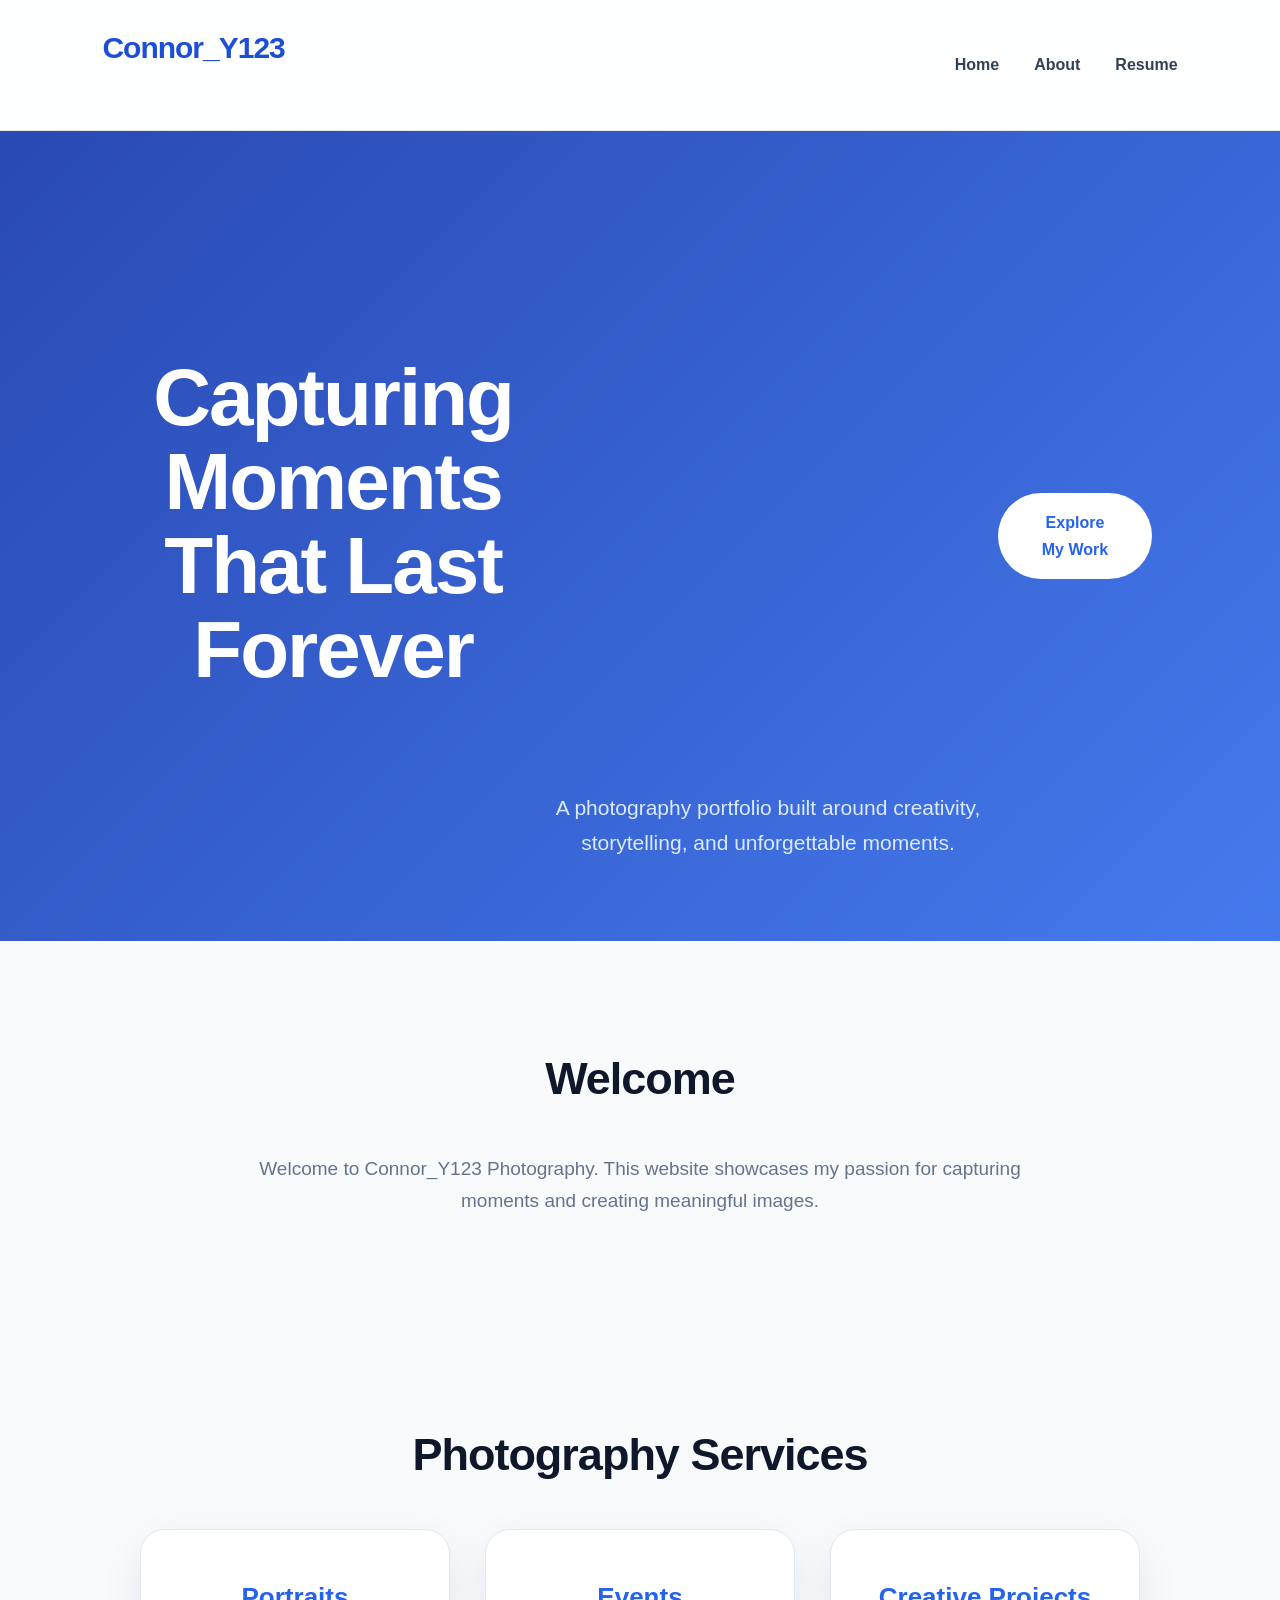
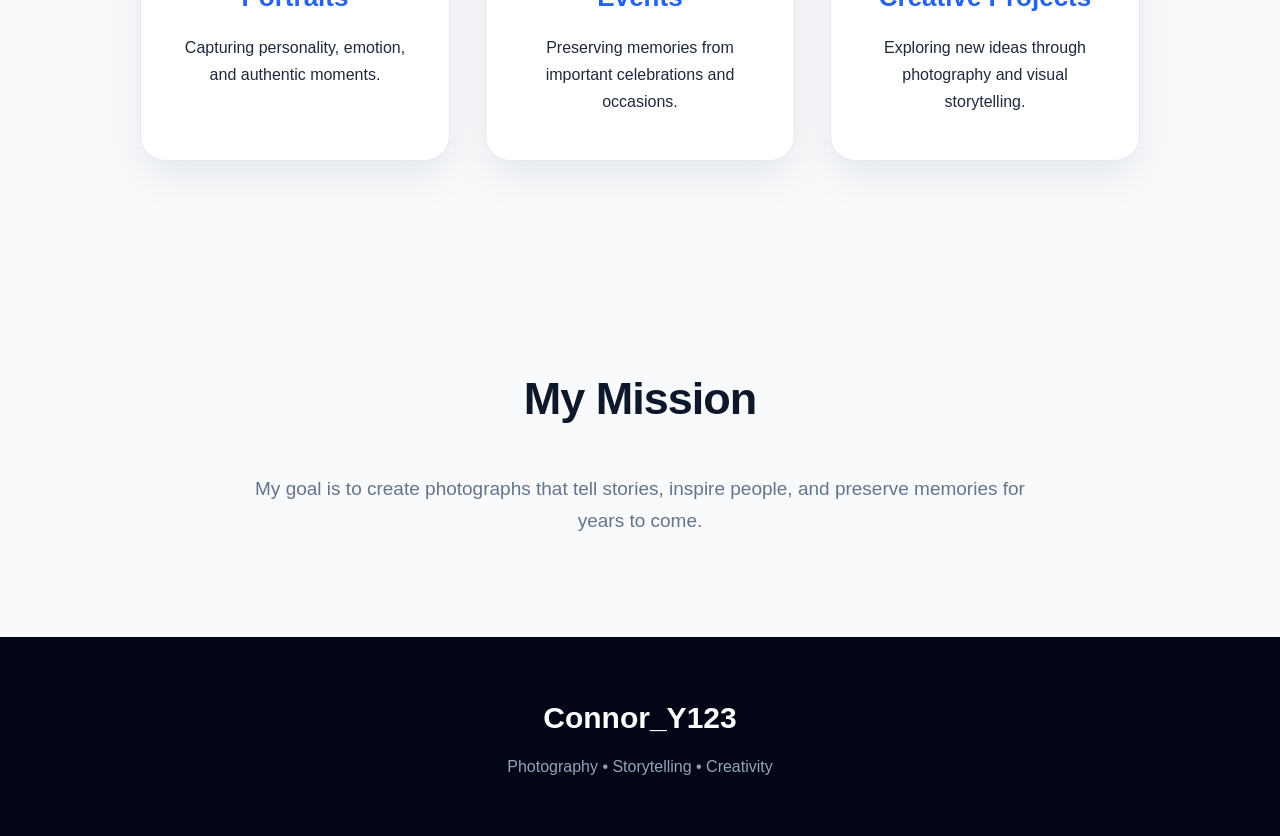
<file: index.html>
<!DOCTYPE html>
<html lang="en">

<head>

    <meta charset="UTF-8">
    <meta name="viewport" content="width=device-width, initial-scale=1.0">

    <title>Connor_Y123 | Photography</title>

    <link rel="stylesheet" href="style.css">

</head>


<body>


<header>

    <nav>

        <h2 class="logo">
            Connor_Y123
        </h2>


        <ul>

            <li>
                <a href="index.html">Home</a>
            </li>

            <li>
                <a href="about.html">About</a>
            </li>

            <li>
                <a href="resume.html">Resume</a>
            </li>

        </ul>

    </nav>

</header>



<section class="hero">

    <h1>
        Capturing Moments<br>
        That Last Forever
    </h1>


    <p>
        A photography portfolio built around
        creativity, storytelling, and unforgettable moments.
    </p>


    <br>


    <a href="about.html" class="button">
        Explore My Work
    </a>


</section>



<section>


    <h2>
        Welcome
    </h2>


    <p class="text">

        Welcome to Connor_Y123 Photography.
        This website showcases my passion for capturing
        moments and creating meaningful images.

    </p>


</section>




<section class="services">


    <h2>
        Photography Services
    </h2>


    <div class="cards">


        <div class="card">

            <h3>
                Portraits
            </h3>


            <p>
                Capturing personality, emotion,
                and authentic moments.
            </p>

        </div>




        <div class="card">

            <h3>
                Events
            </h3>


            <p>
                Preserving memories from important
                celebrations and occasions.
            </p>

        </div>





        <div class="card">

            <h3>
                Creative Projects
            </h3>


            <p>
                Exploring new ideas through
                photography and visual storytelling.
            </p>

        </div>


    </div>


</section>




<section>


    <h2>
        My Mission
    </h2>


    <p class="text">

        My goal is to create photographs that
        tell stories, inspire people, and preserve
        memories for years to come.

    </p>


</section>




<footer>

    <h3>
        Connor_Y123
    </h3>


    <p>
        Photography • Storytelling • Creativity
    </p>


</footer>



</body>

</html>
</file>
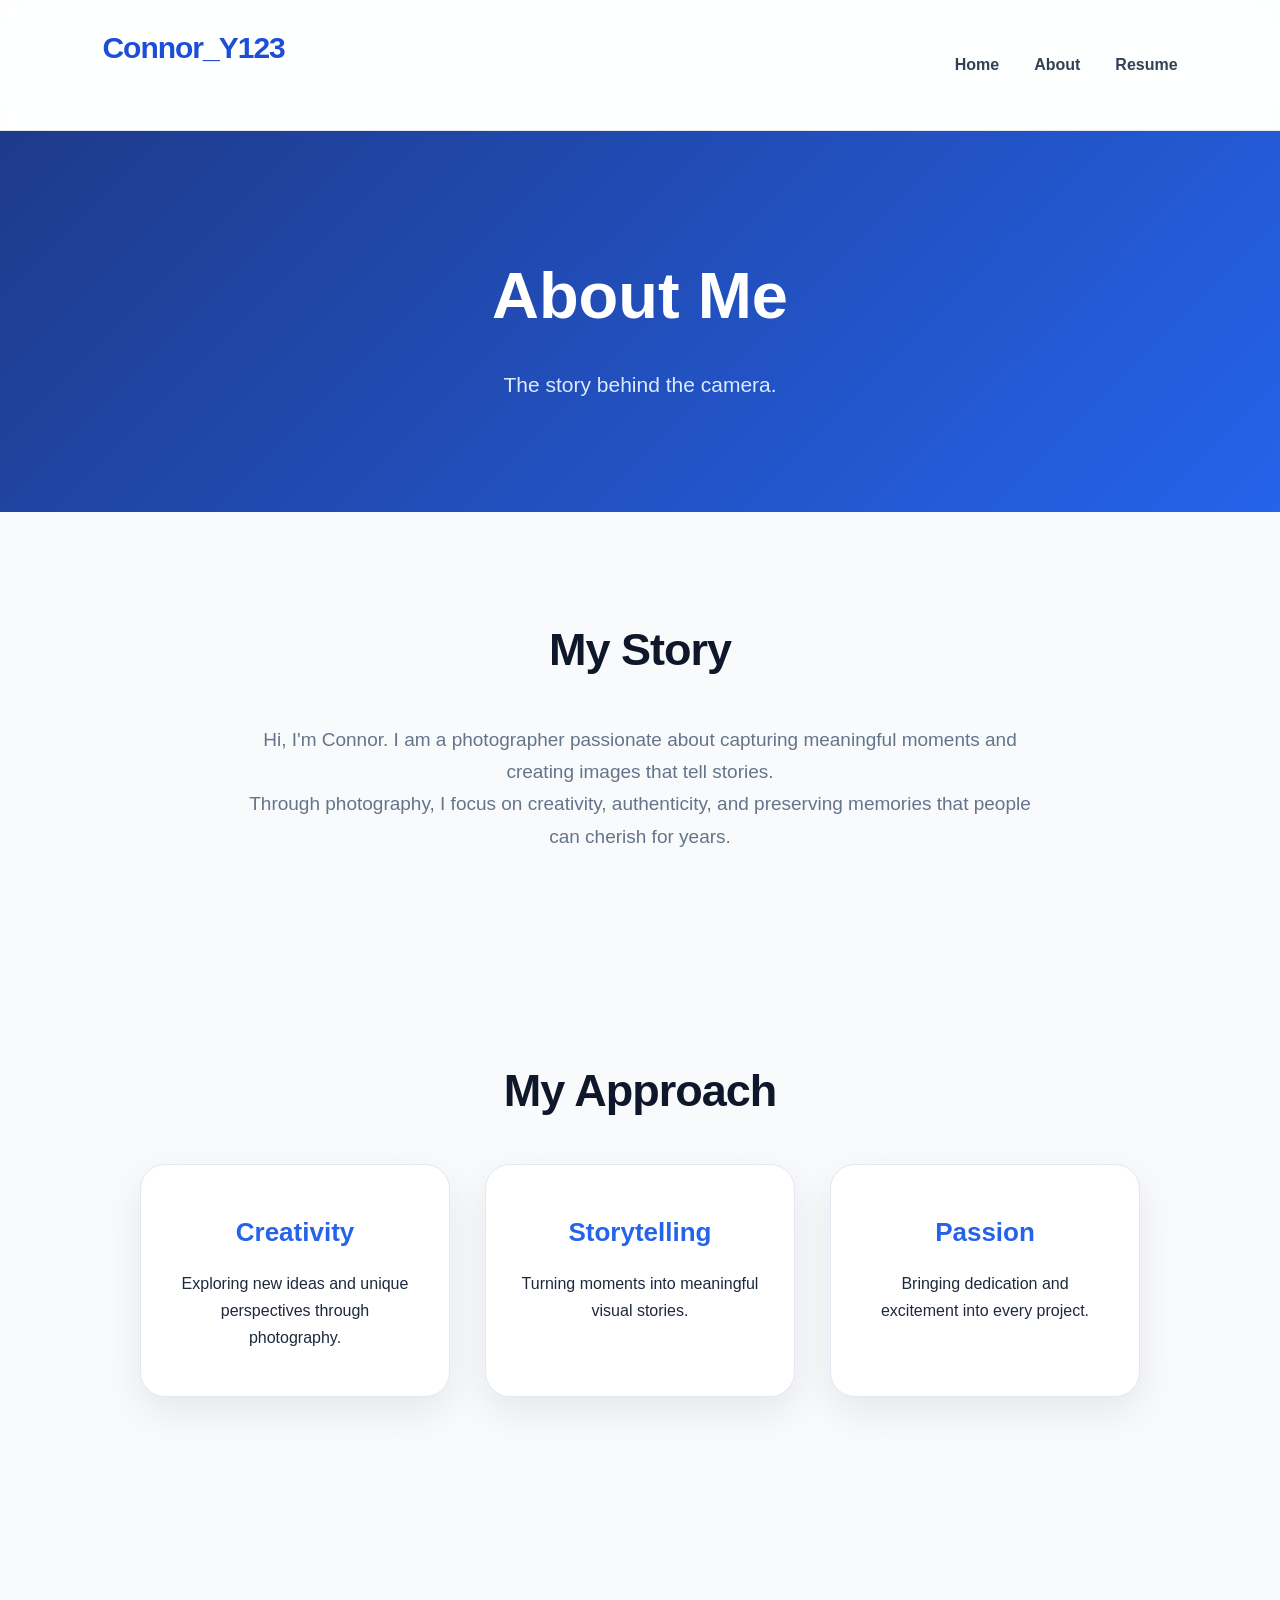
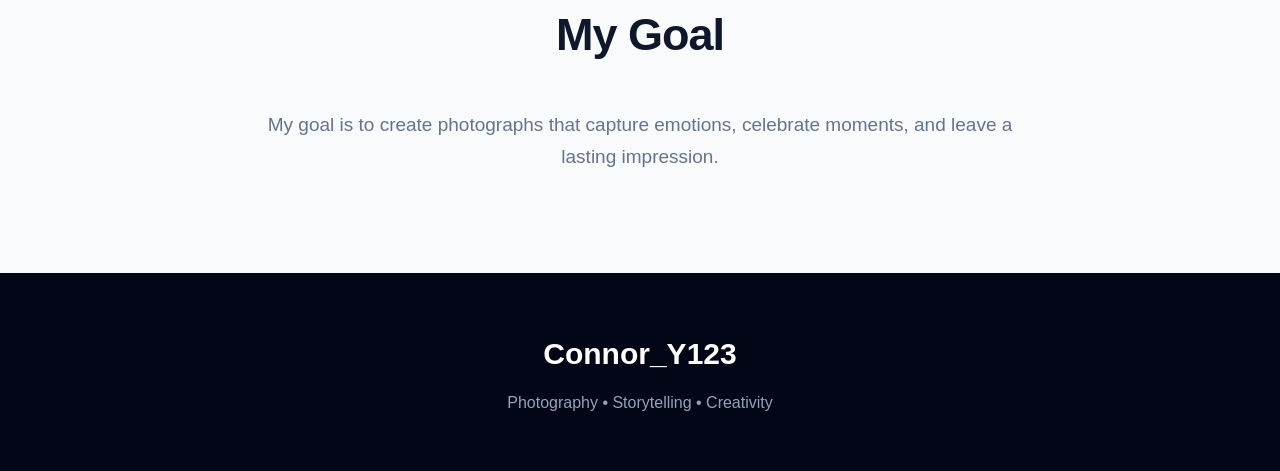
<file: about.html>
<!DOCTYPE html>
<html lang="en">

<head>

    <meta charset="UTF-8">
    <meta name="viewport" content="width=device-width, initial-scale=1.0">

    <title>About | Connor_Y123</title>

    <link rel="stylesheet" href="style.css">

</head>


<body>


<header>

    <nav>

        <h2 class="logo">
            Connor_Y123
        </h2>


        <ul>

            <li>
                <a href="index.html">Home</a>
            </li>

            <li>
                <a href="about.html">About</a>
            </li>

            <li>
                <a href="resume.html">Resume</a>
            </li>

        </ul>

    </nav>

</header>



<section class="page-title">

    <h1>
        About Me
    </h1>

    <p>
        The story behind the camera.
    </p>

</section>




<section>

    <h2>
        My Story
    </h2>


    <p class="text">

        Hi, I'm Connor. I am a photographer
        passionate about capturing meaningful
        moments and creating images that tell
        stories.

    </p>


    <p class="text">

        Through photography, I focus on creativity,
        authenticity, and preserving memories that
        people can cherish for years.

    </p>


</section>




<section class="services">

    <h2>
        My Approach
    </h2>


    <div class="cards">


        <div class="card">

            <h3>
                Creativity
            </h3>

            <p>
                Exploring new ideas and unique
                perspectives through photography.
            </p>

        </div>



        <div class="card">

            <h3>
                Storytelling
            </h3>

            <p>
                Turning moments into meaningful
                visual stories.
            </p>

        </div>



        <div class="card">

            <h3>
                Passion
            </h3>

            <p>
                Bringing dedication and excitement
                into every project.
            </p>

        </div>


    </div>


</section>




<section>

    <h2>
        My Goal
    </h2>


    <p class="text">

        My goal is to create photographs that
        capture emotions, celebrate moments,
        and leave a lasting impression.

    </p>


</section>




<footer>

    <h3>
        Connor_Y123
    </h3>


    <p>
        Photography • Storytelling • Creativity
    </p>


</footer>



</body>

</html>
</file>
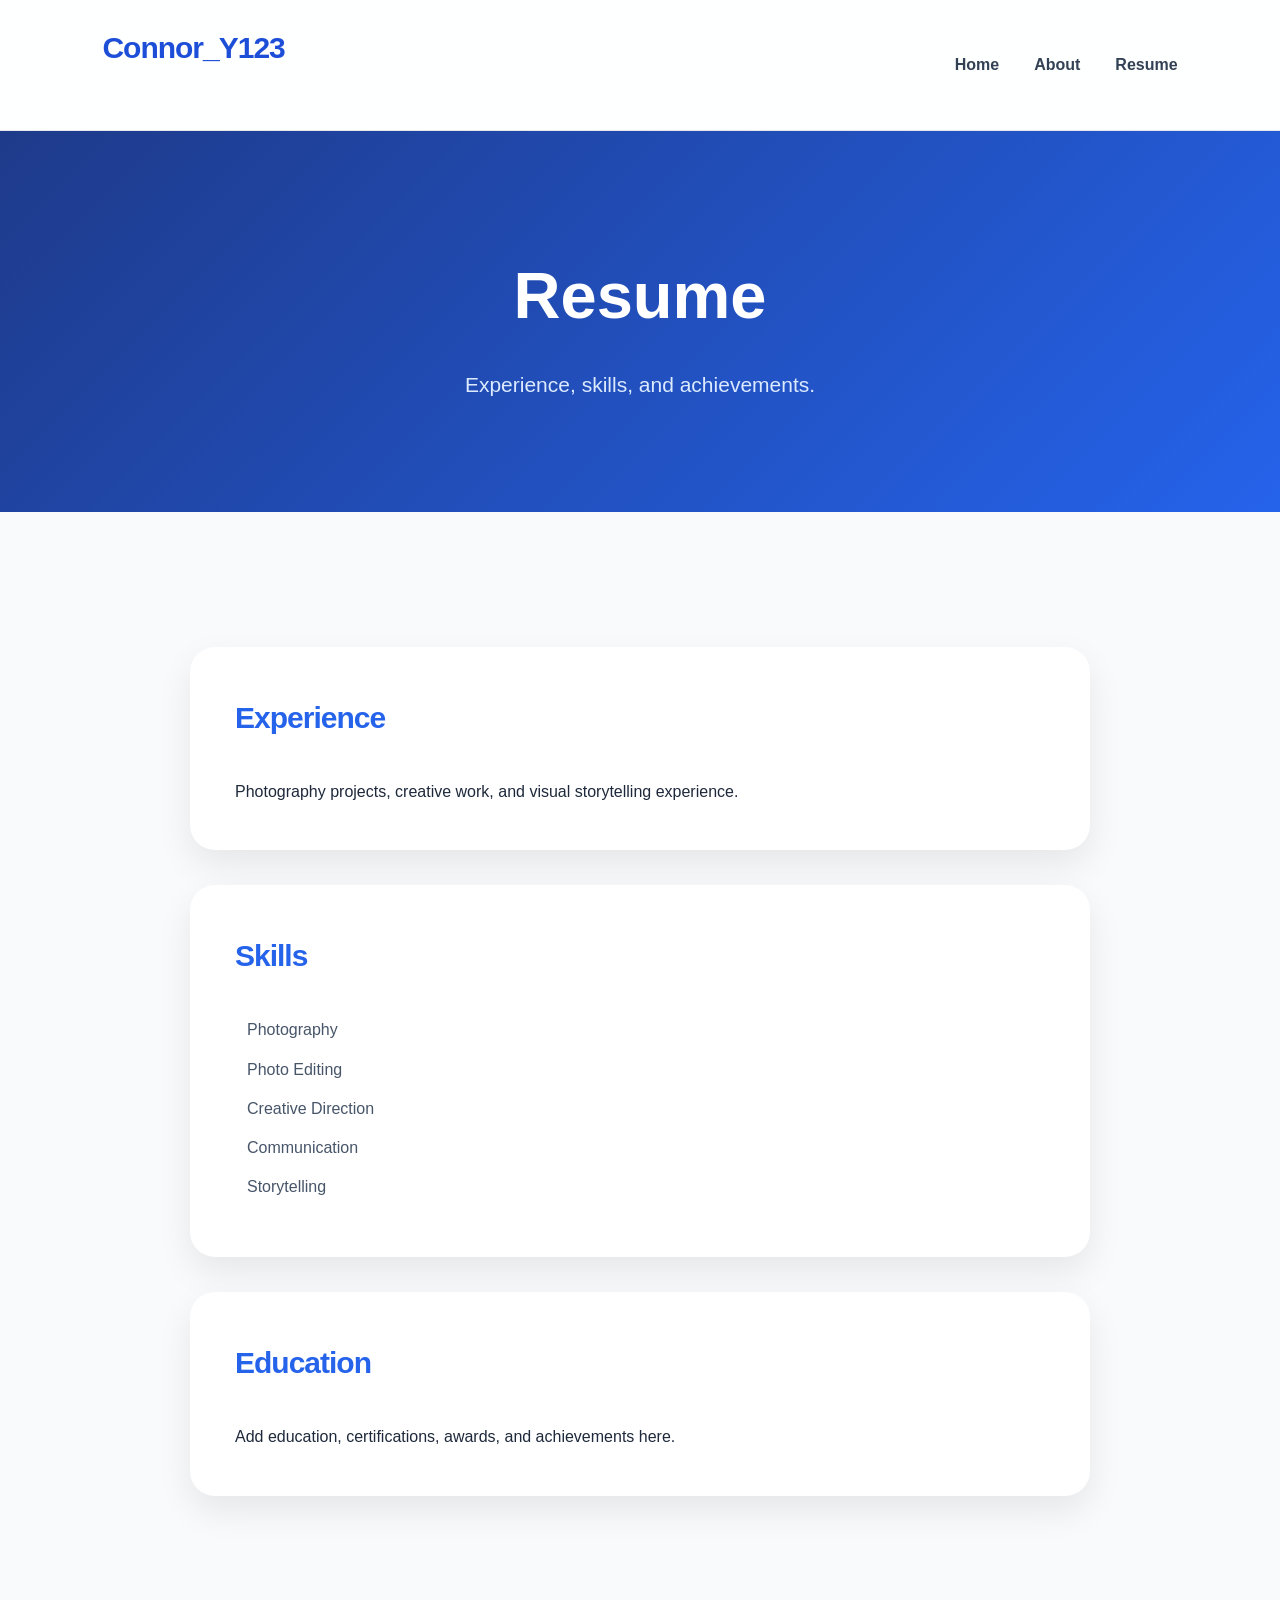
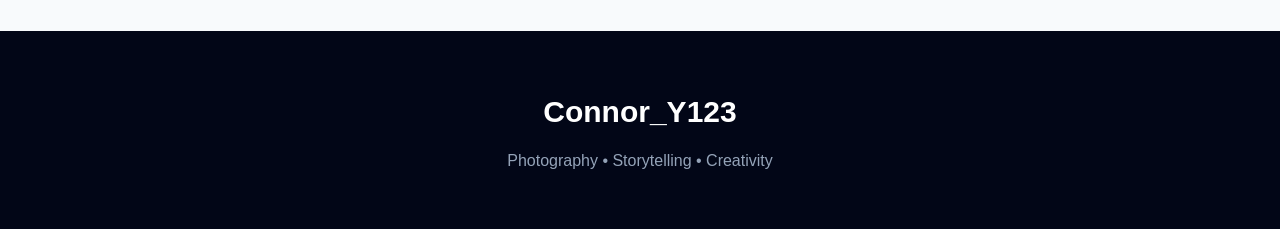
<file: resume.html>
<!DOCTYPE html>
<html lang="en">

<head>

<meta charset="UTF-8">
<meta name="viewport" content="width=device-width, initial-scale=1.0">

<title>Resume | Connor_Y123</title>

<link rel="stylesheet" href="style.css">

</head>


<body>


<header>

<nav>

<h2 class="logo">
Connor_Y123
</h2>


<ul>

<li><a href="index.html">Home</a></li>

<li><a href="about.html">About</a></li>

<li><a href="resume.html">Resume</a></li>

</ul>

</nav>

</header>



<section class="page-title">

<h1>
Resume
</h1>

<p>
Experience, skills, and achievements.
</p>

</section>



<section>


<div class="resume-box">

<h2>
Experience
</h2>

<p>
Photography projects, creative work,
and visual storytelling experience.
</p>

</div>



<div class="resume-box">

<h2>
Skills
</h2>

<ul>

<li>Photography</li>

<li>Photo Editing</li>

<li>Creative Direction</li>

<li>Communication</li>

<li>Storytelling</li>

</ul>

</div>



<div class="resume-box">

<h2>
Education
</h2>

<p>
Add education, certifications,
awards, and achievements here.
</p>

</div>


</section>



<footer>

<h3>
Connor_Y123
</h3>

<p>
Photography • Storytelling • Creativity
</p>

</footer>



</body>

</html>
</file>
<file: style.css>
*{
    margin:0;
    padding:0;
    box-sizing:border-box;
}


html{
    scroll-behavior:smooth;
}


body{

    font-family:"Poppins", "Arial", sans-serif;

    background:#f8fafc;

    color:#1e293b;

    line-height:1.7;

}


a{

    text-decoration:none;

    color:inherit;

}


ul{

    list-style:none;

}



/* =========================
   NAVBAR
========================= */


nav{

    position:sticky;

    top:0;

    z-index:100;

    display:flex;

    justify-content:space-between;

    align-items:center;

    padding:22px 8%;

    background:rgba(255,255,255,0.85);

    backdrop-filter:blur(15px);

    border-bottom:1px solid #e5e7eb;

}



.logo{

    font-size:30px;

    font-weight:800;

    letter-spacing:-1px;

    color:#1d4ed8;

}



nav ul{

    display:flex;

    gap:35px;

}



nav ul a{

    font-weight:600;

    color:#334155;

    transition:.3s;

}



nav ul a:hover{

    color:#2563eb;

}



/* =========================
   HERO
========================= */


.hero{

    min-height:90vh;

    display:flex;

    justify-content:center;

    align-items:center;

    text-align:center;

    padding:40px 10%;

    color:white;

    background:

    linear-gradient(
        135deg,
        rgba(30,64,175,.95),
        rgba(37,99,235,.85)
    );

}



.hero h1{

    font-size:clamp(45px,7vw,80px);

    line-height:1.05;

    font-weight:800;

    margin-bottom:25px;

    letter-spacing:-2px;

}



.hero p{

    max-width:700px;

    margin:auto;

    font-size:21px;

    color:#dbeafe;

    margin-bottom:40px;

}



/* BUTTON */

.button{

    display:inline-block;

    padding:16px 40px;

    background:white;

    color:#2563eb;

    border-radius:50px;

    font-weight:700;

    transition:.35s;

}



.button:hover{

    transform:translateY(-5px);

    box-shadow:0 15px 30px rgba(0,0,0,.2);

}



/* =========================
   SECTIONS
========================= */


section{

    padding:100px 10%;

}



h2{

    text-align:center;

    font-size:45px;

    letter-spacing:-1px;

    margin-bottom:35px;

    color:#0f172a;

}



.text{

    max-width:800px;

    margin:auto;

    text-align:center;

    font-size:19px;

    color:#64748b;

}



/* =========================
   CARDS
========================= */


.cards{

    display:flex;

    justify-content:center;

    flex-wrap:wrap;

    gap:35px;

}



.card{

    width:310px;

    background:white;

    padding:45px 35px;

    border-radius:25px;

    text-align:center;

    box-shadow:

    0 15px 40px rgba(15,23,42,.08);

    border:1px solid #e2e8f0;

    transition:.4s;

}



.card:hover{

    transform:translateY(-12px);

    box-shadow:

    0 25px 50px rgba(37,99,235,.15);

}



.card h3{

    font-size:26px;

    color:#2563eb;

    margin-bottom:15px;

}



/* =========================
   PAGE TITLE
========================= */


.page-title{

    padding:110px 10%;

    text-align:center;

    color:white;

    background:

    linear-gradient(
        135deg,
        #1e3a8a,
        #2563eb
    );

}



.page-title h1{

    font-size:65px;

    margin-bottom:15px;

}



.page-title p{

    font-size:21px;

    color:#dbeafe;

}



/* =========================
   RESUME
========================= */


.resume-box{

    max-width:900px;

    margin:35px auto;

    background:white;

    padding:45px;

    border-radius:25px;

    box-shadow:

    0 15px 35px rgba(0,0,0,.08);

}



.resume-box h2{

    text-align:left;

    font-size:30px;

    color:#2563eb;

}



.resume-box li{

    margin:12px;

    color:#475569;

}



/* =========================
   FOOTER
========================= */


footer{

    background:#020617;

    color:white;

    text-align:center;

    padding:55px 10%;

}



footer h3{

    font-size:30px;

    margin-bottom:10px;

}



footer p{

    color:#94a3b8;

}



/* =========================
   ANIMATION
========================= */


.hero h1,
.hero p,
.button{

    animation:fadeUp .8s ease;

}



@keyframes fadeUp{

    from{

        opacity:0;

        transform:translateY(25px);

    }


    to{

        opacity:1;

        transform:translateY(0);

    }

}



/* =========================
   MOBILE
========================= */


@media(max-width:700px){


nav{

    flex-direction:column;

    gap:20px;

}



nav ul{

    gap:15px;

    flex-wrap:wrap;

    justify-content:center;

}



.page-title h1{

    font-size:45px;

}



h2{

    font-size:35px;

}


}
</file>
